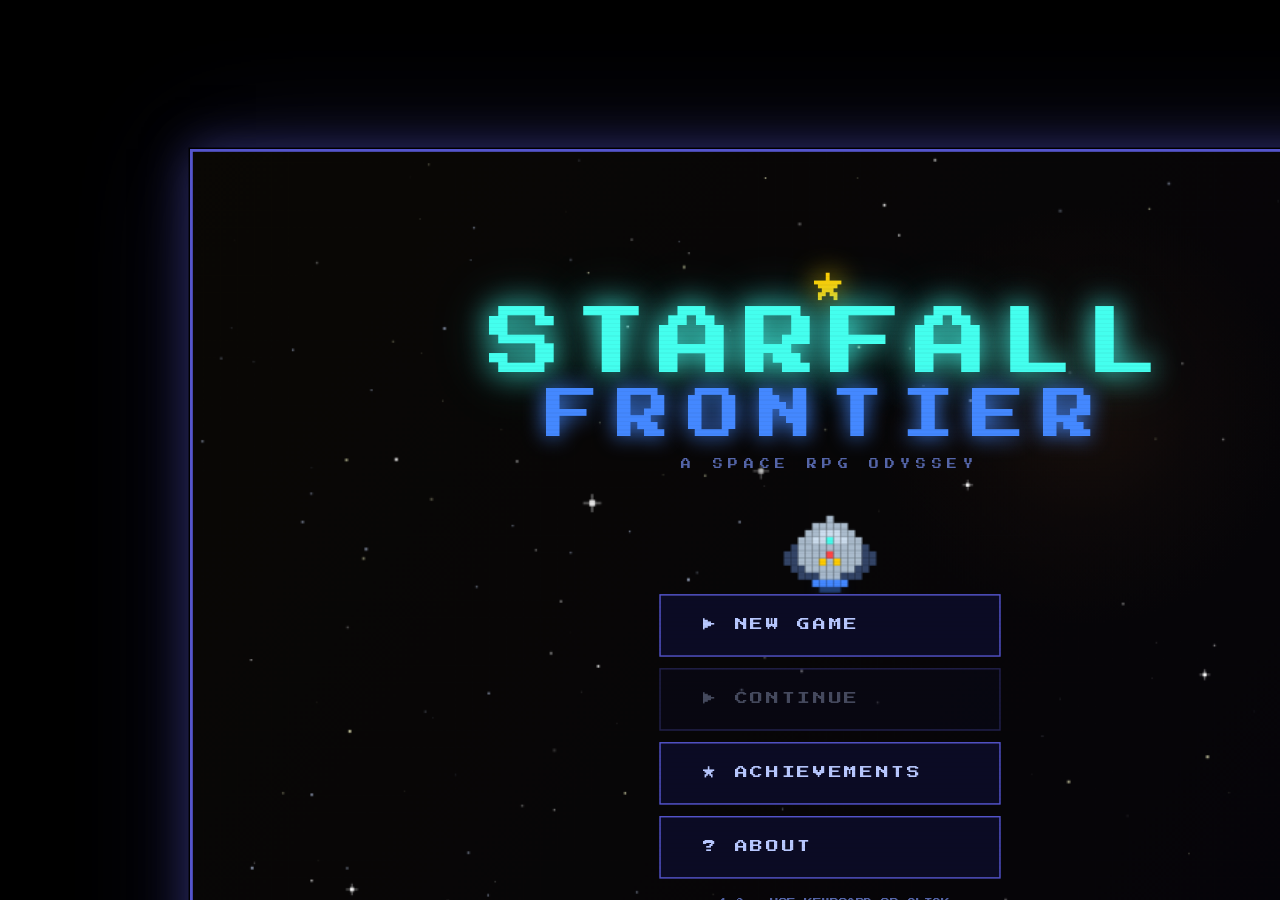
<file: index.html>
<!DOCTYPE html>
<html lang="en">
<head>
  <meta charset="UTF-8">
  <meta name="viewport" content="width=device-width, initial-scale=1.0, maximum-scale=5.0, user-scalable=yes">
  <meta name="apple-mobile-web-app-capable" content="yes">
  <meta name="apple-mobile-web-app-status-bar-style" content="black-translucent">
  <meta name="theme-color" content="#060612">
  <title>Starfall Frontier</title>
  <link rel="preconnect" href="https://fonts.googleapis.com">
  <link href="https://fonts.googleapis.com/css2?family=Press+Start+2P&display=swap" rel="stylesheet">
  <link rel="stylesheet" href="css/style.css">
</head>
<body>
<!-- Portrait-mode nudge (pure CSS, shown automatically) -->
<div id="rotate-hint">
  <div class="rotate-inner">
    <div class="rotate-icon">📱➡️</div>
    <div>Rotate your device</div>
    <div style="font-size:5px;opacity:0.5;margin-top:6px;">for the best experience</div>
  </div>
</div>

<div id="game-wrap">
<div id="game-container">
  <!-- Animated star background -->
  <canvas id="bg-canvas"></canvas>

  <!-- ============ MAIN MENU ============ -->
  <div id="screen-menu" class="screen active">
    <div class="scanlines"></div>
    <div class="menu-content">
      <div class="title-block">
        <div class="title-star">★</div>
        <div class="title-line1">STARFALL</div>
        <div class="title-line2">FRONTIER</div>
        <div class="title-sub">A SPACE RPG ODYSSEY</div>
      </div>
      <div class="menu-ship-wrap">
        <canvas id="menu-ship-canvas" width="160" height="80"></canvas>
      </div>
      <div class="menu-buttons">
        <button class="menu-btn" id="btn-new-game">▶  NEW GAME</button>
        <button class="menu-btn" id="btn-continue" disabled>▶  CONTINUE</button>
        <button class="menu-btn" id="btn-achievements">★  ACHIEVEMENTS</button>
        <button class="menu-btn" id="btn-about">?  ABOUT</button>
      </div>
      <div class="menu-version">v1.0  ·  USE KEYBOARD OR CLICK</div>
    </div>
  </div>

  <!-- ============ HUD (visible during play) ============ -->
  <div id="hud" class="hidden">
    <div id="hud-left">
      <div class="hud-name" id="hud-name">COMMANDER</div>
      <div class="hud-bars">
        <div class="bar-row">
          <span class="bar-lbl hp-lbl">HP</span>
          <div class="bar-wrap"><div class="bar-fill hp-fill" id="hud-hp-bar"></div></div>
          <span class="bar-num" id="hud-hp-num">100/100</span>
        </div>
        <div class="bar-row">
          <span class="bar-lbl en-lbl">EN</span>
          <div class="bar-wrap"><div class="bar-fill en-fill" id="hud-en-bar"></div></div>
          <span class="bar-num" id="hud-en-num">50/50</span>
        </div>
        <div class="bar-row">
          <span class="bar-lbl xp-lbl">XP</span>
          <div class="bar-wrap"><div class="bar-fill xp-fill" id="hud-xp-bar"></div></div>
          <span class="bar-num" id="hud-lv-num">LV.1</span>
        </div>
      </div>
    </div>
    <div id="hud-center">
      <div id="hud-sector"></div>
      <div id="hud-room"></div>
    </div>
    <div id="hud-right">
      <button class="hud-btn" id="btn-inv">BAG</button>
      <button class="hud-btn" id="btn-equip">GEAR</button>
      <button class="hud-btn" id="btn-chars">CHAR</button>
      <button class="hud-btn" id="btn-save">SAVE</button>
    </div>
  </div>

  <!-- ============ SECTOR MAP ============ -->
  <div id="screen-map" class="screen">
    <div class="screen-header">GALAXY MAP</div>
    <div id="map-body">
      <canvas id="map-canvas" width="540" height="400"></canvas>
      <div id="map-side">
        <div id="map-sector-title"></div>
        <div id="map-sector-desc"></div>
        <div id="map-sector-enemies"></div>
        <div id="map-sector-boss"></div>
        <button class="action-btn green-btn" id="btn-enter-sector">WARP IN</button>
      </div>
    </div>
  </div>

  <!-- ============ ROOM EXPLORATION ============ -->
  <div id="screen-explore" class="screen">
    <div id="explore-layout">
      <div id="explore-left">
        <canvas id="room-canvas" width="500" height="380"></canvas>
        <div id="room-title-bar"></div>
      </div>
      <div id="explore-right">
        <div id="room-log"></div>
        <div id="explore-actions"></div>
      </div>
    </div>
  </div>

  <!-- ============ COMBAT ============ -->
  <div id="screen-combat" class="screen">
    <div id="combat-layout">
      <!-- Arena top: enemy info -->
      <div id="enemy-hud">
        <div id="enemy-name-tag"></div>
        <div class="bar-row wide">
          <span class="bar-lbl hp-lbl">HP</span>
          <div class="bar-wrap wide-bar"><div class="bar-fill hp-fill" id="enemy-hp-bar"></div></div>
          <span class="bar-num" id="enemy-hp-num">???</span>
        </div>
        <div id="enemy-status-icons"></div>
      </div>

      <!-- Main battle canvas -->
      <canvas id="battle-canvas" width="620" height="260"></canvas>

      <!-- Player status effects -->
      <div id="player-status-icons"></div>

      <!-- Combat log -->
      <div id="combat-log">
        <div id="combat-log-inner"></div>
      </div>

      <!-- Action buttons -->
      <div id="combat-actions" class="action-grid">
        <button class="combat-btn atk-btn"  id="cb-attack">⚡ ATTACK</button>
        <button class="combat-btn hvyatk-btn" id="cb-heavy">💥 HEAVY ATK</button>
        <button class="combat-btn def-btn"  id="cb-defend">🛡 DEFEND</button>
        <button class="combat-btn itm-btn"  id="cb-item">🎒 USE ITEM</button>
        <button class="combat-btn abl-btn"  id="cb-ability">✦ ABILITY</button>
        <button class="combat-btn esc-btn"  id="cb-escape">↩ ESCAPE</button>
      </div>
    </div>
  </div>

  <!-- ============ INVENTORY ============ -->
  <div id="screen-inventory" class="screen">
    <div class="screen-header">INVENTORY <span id="inv-count"></span></div>
    <div id="inv-layout">
      <div id="inv-grid"></div>
      <div id="inv-detail">
        <div id="inv-detail-inner">Select an item...</div>
        <div id="inv-action-btns"></div>
      </div>
    </div>
    <button class="action-btn" id="btn-inv-close">CLOSE</button>
  </div>

  <!-- ============ EQUIPMENT ============ -->
  <div id="screen-equipment" class="screen">
    <div class="screen-header">EQUIPMENT</div>
    <div id="equip-layout">
      <div id="equip-slots"></div>
      <div id="equip-stats"></div>
    </div>
    <button class="action-btn" id="btn-equip-close">CLOSE</button>
  </div>

  <!-- ============ CHARACTER PANEL ============ -->
  <div id="screen-charsheet" class="screen">
    <div class="screen-header">COMMANDER STATUS</div>
    <div id="char-layout">
      <canvas id="char-canvas" width="120" height="160"></canvas>
      <div id="char-stats"></div>
      <div id="char-abilities"></div>
    </div>
    <button class="action-btn" id="btn-char-close">CLOSE</button>
  </div>

  <!-- ============ LEVEL UP ============ -->
  <div id="screen-levelup" class="screen">
    <div class="screen-header gold-hdr">⭐ LEVEL UP! ⭐</div>
    <div id="levelup-body">
      <div id="levelup-new-level"></div>
      <div id="levelup-gains"></div>
      <div id="levelup-ability"></div>
    </div>
    <button class="action-btn green-btn" id="btn-levelup-ok">CONTINUE</button>
  </div>

  <!-- ============ LOOT SCREEN ============ -->
  <div id="screen-loot" class="screen">
    <div class="screen-header gold-hdr">★ LOOT ACQUIRED ★</div>
    <div id="loot-body">
      <div id="loot-xp"></div>
      <div id="loot-credits"></div>
      <div id="loot-items"></div>
    </div>
    <button class="action-btn green-btn" id="btn-loot-ok">COLLECT</button>
  </div>

  <!-- ============ SECTOR COMPLETE ============ -->
  <div id="screen-sector-win" class="screen">
    <div class="screen-header gold-hdr victory-flash">SECTOR CLEARED!</div>
    <div id="swin-body">
      <div id="swin-msg"></div>
      <div id="swin-stats"></div>
    </div>
    <button class="action-btn green-btn" id="btn-next-sector">NEXT SECTOR ▶</button>
    <button class="action-btn" id="btn-swin-map">GALAXY MAP</button>
  </div>

  <!-- ============ GAME COMPLETE ============ -->
  <div id="screen-game-complete" class="screen">
    <div class="screen-header gold-hdr victory-flash">★ GAME COMPLETE! ★</div>
    <div id="gcomplete-body">
      <div id="gcomplete-msg"></div>
    </div>
    <button class="action-btn green-btn" id="btn-gcomplete-menu">MAIN MENU</button>
  </div>

  <!-- ============ GAME OVER ============ -->
  <div id="screen-gameover" class="screen">
    <div class="screen-header red-hdr defeat-flash">DEFEATED</div>
    <div id="gameover-body">
      <div id="gameover-msg">Your signal has gone dark...</div>
      <div id="gameover-stats"></div>
    </div>
    <button class="action-btn red-btn" id="btn-retry">RETRY SECTOR</button>
    <button class="action-btn" id="btn-go-menu">MAIN MENU</button>
  </div>

  <!-- ============ ACHIEVEMENTS ============ -->
  <div id="screen-achievements" class="screen">
    <div class="screen-header">ACHIEVEMENTS</div>
    <div id="ach-grid"></div>
    <button class="action-btn" id="btn-ach-close">CLOSE</button>
  </div>

  <!-- ============ ABOUT ============ -->
  <div id="screen-about" class="screen">
    <div class="screen-header">ABOUT</div>
    <div id="about-body">
      <p>STARFALL FRONTIER</p>
      <p>A complete browser-based pixel-art<br>Space RPG built with pure HTML5,<br>CSS3, and JavaScript.</p>
      <p>CONTROLS</p>
      <p>Mouse / Touch — click all UI elements<br>Keyboard — 1-6 for combat actions<br>S — save  I — inventory  E — equipment</p>
      <p>FEATURES</p>
      <p>5 unique sectors · 22 enemy types<br>5 sector bosses · 30+ items<br>6 special abilities · Achievement system<br>Auto-save to browser storage</p>
    </div>
    <button class="action-btn" id="btn-about-close">BACK</button>
  </div>

  <!-- ============ MODAL ============ -->
  <div id="modal-overlay" class="hidden">
    <div id="modal-box">
      <div id="modal-title"></div>
      <div id="modal-body"></div>
      <div id="modal-btns"></div>
    </div>
  </div>

  <!-- Floating damage numbers (canvas overlay) -->
  <div id="dmg-layer"></div>

  <!-- Toast notifications -->
  <div id="toast-area"></div>
</div><!-- #game-container -->
</div><!-- #game-wrap -->

<script src="js/config.js"></script>
<script src="js/audio.js"></script>
<script src="js/sprites.js"></script>
<script src="js/items.js"></script>
<script src="js/player.js"></script>
<script src="js/enemy.js"></script>
<script src="js/combat.js"></script>
<script src="js/dungeon.js"></script>
<script src="js/save.js"></script>
<script src="js/ui.js"></script>
<script src="js/game.js"></script>
</body>
</html>
</file>
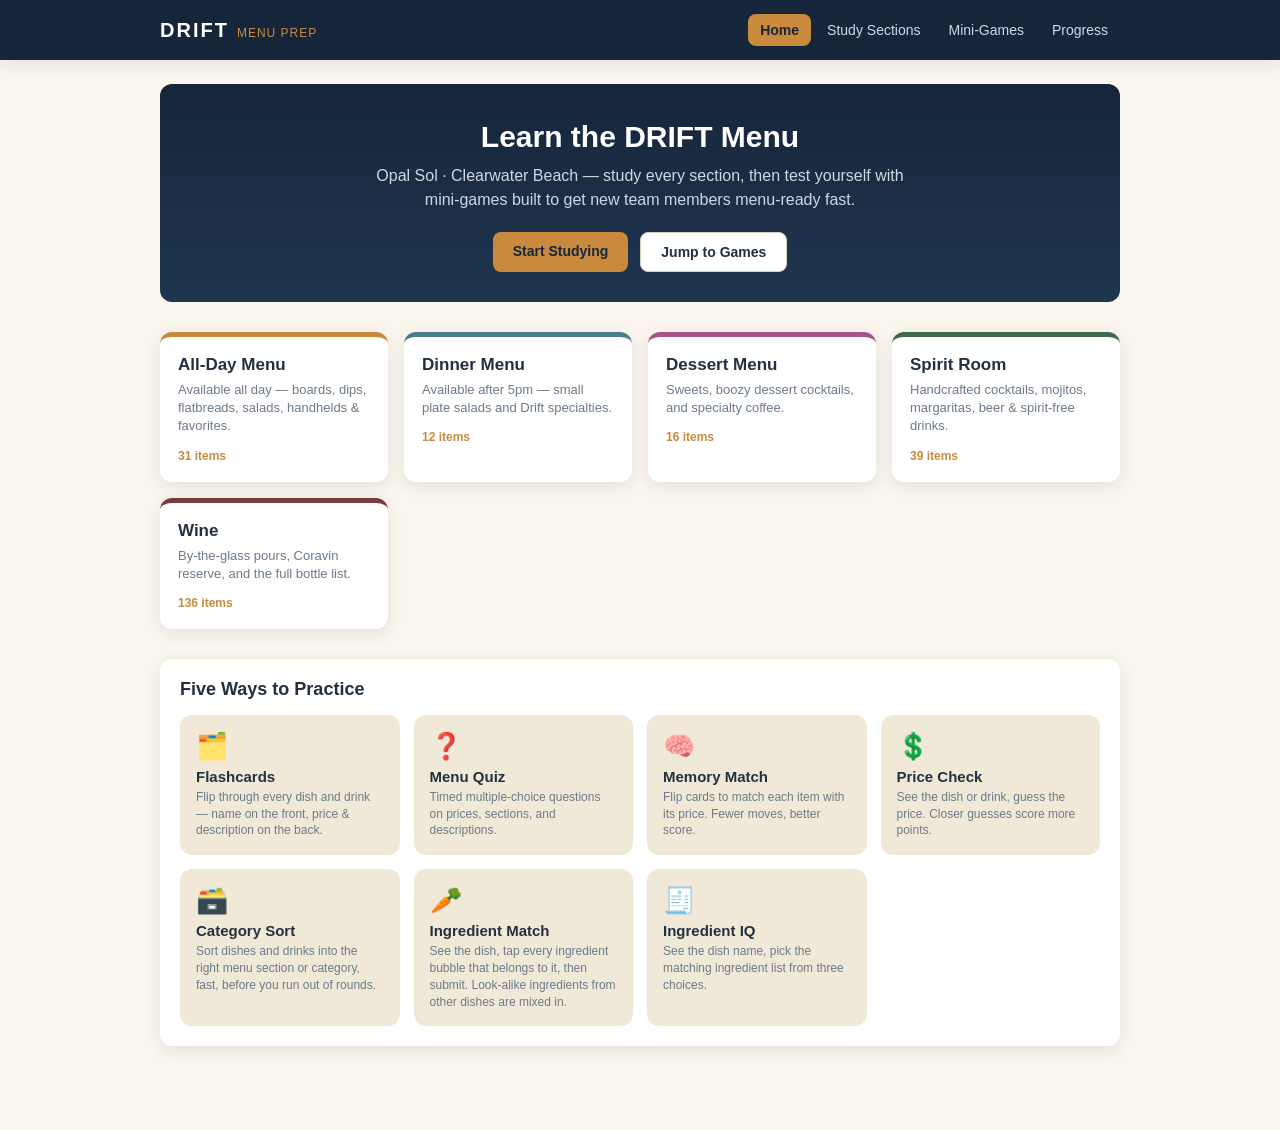
<file: menu-prep/index.html>
<!DOCTYPE html>
<html lang="en">
<head>
  <meta charset="UTF-8">
  <meta name="viewport" content="width=device-width, initial-scale=1.0, maximum-scale=5.0, user-scalable=yes">
  <meta name="apple-mobile-web-app-capable" content="yes">
  <meta name="theme-color" content="#16263a">
  <title>DRIFT Menu Prep</title>
  <meta name="description" content="Study and drill the DRIFT restaurant menu with flashcards and mini-games.">
  <link rel="icon" href="data:image/svg+xml,%3Csvg xmlns='http://www.w3.org/2000/svg' viewBox='0 0 100 100'%3E%3Crect width='100' height='100' rx='18' fill='%2316263a'/%3E%3Ctext x='50' y='65' font-size='58' text-anchor='middle' fill='%23c98a3d' font-family='sans-serif'%3ED%3C/text%3E%3C/svg%3E">
  <link rel="stylesheet" href="css/style.css">
</head>
<body>
  <div id="app-root"></div>

  <script src="js/data.js"></script>
  <script src="js/state.js"></script>
  <script src="js/utils.js"></script>
  <script src="js/main.js"></script>
  <script src="js/games/flashcards.js"></script>
  <script src="js/games/quiz.js"></script>
  <script src="js/games/memory.js"></script>
  <script src="js/games/priceguess.js"></script>
  <script src="js/games/sort.js"></script>
  <script src="js/games/ingmatch.js"></script>
  <script src="js/games/ingredientquiz.js"></script>
  <script>render();</script>
</body>
</html>
</file>
<file: css/style.css>
/* =====================================================
   STARFALL FRONTIER - Main Stylesheet
   ===================================================== */
@import url('https://fonts.googleapis.com/css2?family=Press+Start+2P&display=swap');

:root {
  --bg:        #060612;
  --panel:     #0b0b24;
  --panel2:    #10103a;
  --border:    #2a2a80;
  --border-hi: #5555cc;
  --text:      #b8c8ff;
  --text-dim:  #5566aa;
  --text-hi:   #ffffff;
  --cyan:      #44ffee;
  --blue:      #4488ff;
  --purple:    #bb44ff;
  --gold:      #ffcc00;
  --green:     #44ff88;
  --red:       #ff4444;
  --orange:    #ff8800;
  --hp-clr:    #44ff88;
  --hp-low:    #ff4444;
  --en-clr:    #4488ff;
  --xp-clr:    #ffcc00;
  --font:      'Press Start 2P', monospace;
  --glow-b:    0 0 12px rgba(68,136,255,0.6);
  --glow-g:    0 0 12px rgba(68,255,136,0.6);
  --glow-r:    0 0 12px rgba(255,68,68,0.6);
  --glow-p:    0 0 12px rgba(187,68,255,0.6);
}

/* ---- Reset & Base ---- */
*, *::before, *::after { box-sizing: border-box; margin: 0; padding: 0; }
html, body {
  width: 100%; height: 100%;
  background: #000;
  font-family: var(--font);
  color: var(--text);
  overflow: hidden;
  user-select: none;
  touch-action: manipulation;
  -webkit-tap-highlight-color: transparent;
  /* flex centering is handled by #game-wrap */
}

/* ---- Game Container ---- */
#game-container {
  position: relative;
  width: 900px; height: 620px;
  background: var(--bg);
  border: 2px solid var(--border-hi);
  box-shadow:
    0 0 0 1px #000,
    0 0 30px rgba(85,85,204,0.5),
    0 0 80px rgba(85,85,204,0.2),
    inset 0 0 50px rgba(0,0,20,0.8);
  overflow: hidden;
}

/* ---- Star Background Canvas ---- */
#bg-canvas {
  position: absolute; top: 0; left: 0;
  width: 100%; height: 100%;
  pointer-events: none; z-index: 0;
}

/* ---- Scanlines overlay ---- */
.scanlines {
  position: absolute; top: 0; left: 0; right: 0; bottom: 0;
  background: repeating-linear-gradient(
    0deg,
    rgba(0,0,0,0.03) 0px,
    rgba(0,0,0,0.03) 1px,
    transparent 1px,
    transparent 3px
  );
  pointer-events: none; z-index: 1000;
}

/* ---- Screens ---- */
.screen {
  position: absolute; top: 0; left: 0;
  width: 100%; height: 100%;
  display: none; z-index: 10;
}
.screen.active { display: flex; flex-direction: column; align-items: center; justify-content: center; }

.screen-header {
  font-size: 11px; letter-spacing: 3px;
  color: var(--cyan); text-shadow: var(--glow-b);
  border-bottom: 1px solid var(--border-hi);
  width: 100%; text-align: center;
  padding: 10px 0 8px;
  margin-bottom: 10px;
}
.gold-hdr  { color: var(--gold);  text-shadow: 0 0 12px rgba(255,204,0,0.7); }
.red-hdr   { color: var(--red);   text-shadow: var(--glow-r); }

/* =====================================================
   MAIN MENU
   ===================================================== */
#screen-menu {
  background: transparent;
  flex-direction: column;
  gap: 0;
}
.menu-content {
  display: flex; flex-direction: column;
  align-items: center; gap: 14px;
  z-index: 10;
}
.title-block { text-align: center; }
.title-star {
  font-size: 22px; color: var(--gold);
  text-shadow: 0 0 20px var(--gold);
  animation: pulse 2s ease-in-out infinite;
}
.title-line1 {
  font-size: 52px; color: var(--cyan);
  text-shadow: 0 0 20px var(--cyan), 0 0 40px rgba(68,255,238,0.4);
  letter-spacing: 8px;
  line-height: 1.1;
}
.title-line2 {
  font-size: 38px; color: var(--blue);
  text-shadow: 0 0 15px var(--blue);
  letter-spacing: 12px;
  line-height: 1.2;
}
.title-sub {
  font-size: 7px; color: var(--text-dim);
  letter-spacing: 4px; margin-top: 6px;
}
.menu-ship-wrap { height: 60px; }
.menu-buttons {
  display: flex; flex-direction: column; gap: 8px;
  align-items: center;
}
.menu-btn {
  background: var(--panel); border: 1px solid var(--border-hi);
  color: var(--text); font-family: var(--font); font-size: 9px;
  padding: 10px 30px; cursor: pointer;
  width: 240px; text-align: left; letter-spacing: 2px;
  transition: all 0.15s;
  position: relative; overflow: hidden;
}
.menu-btn::before {
  content: ''; position: absolute; top: 0; left: -100%;
  width: 100%; height: 100%;
  background: linear-gradient(90deg, transparent, rgba(68,136,255,0.15), transparent);
  transition: left 0.3s;
}
.menu-btn:hover::before { left: 100%; }
.menu-btn:hover {
  background: var(--panel2);
  border-color: var(--cyan);
  color: var(--cyan); box-shadow: var(--glow-b);
}
.menu-btn:active { transform: scale(0.97); }
.menu-btn:disabled { opacity: 0.35; cursor: not-allowed; }
.menu-version { font-size: 6px; color: var(--text-dim); }

/* =====================================================
   HUD
   ===================================================== */
#hud {
  position: absolute; top: 0; left: 0;
  width: 100%; height: 52px;
  background: rgba(6,6,18,0.95);
  border-bottom: 1px solid var(--border);
  display: flex; align-items: center;
  padding: 4px 10px; gap: 10px; z-index: 50;
}
#hud.hidden { display: none; }
#hud-left { display: flex; flex-direction: column; gap: 3px; min-width: 280px; }
.hud-name { font-size: 7px; color: var(--cyan); letter-spacing: 1px; margin-bottom: 2px; }
.hud-bars { display: flex; flex-direction: column; gap: 3px; }
.bar-row { display: flex; align-items: center; gap: 4px; height: 10px; }
.bar-row.wide { height: 12px; }
.bar-lbl { font-size: 5px; width: 14px; }
.hp-lbl { color: var(--hp-clr); }
.en-lbl { color: var(--en-clr); }
.xp-lbl { color: var(--xp-clr); }
.bar-wrap {
  height: 8px; flex: 1; max-width: 140px;
  background: #111130;
  border: 1px solid var(--border);
  position: relative; overflow: hidden;
}
.bar-wrap.wide-bar { max-width: 260px; height: 10px; }
.bar-fill {
  height: 100%; width: 100%;
  transition: width 0.4s ease;
  position: relative;
}
.bar-fill::after {
  content: ''; position: absolute; top: 0; left: 0;
  width: 100%; height: 50%;
  background: rgba(255,255,255,0.15);
}
.hp-fill  { background: var(--hp-clr); box-shadow: 0 0 6px rgba(68,255,136,0.5); }
.en-fill  { background: var(--en-clr); box-shadow: 0 0 6px rgba(68,136,255,0.5); }
.xp-fill  { background: var(--xp-clr); box-shadow: 0 0 6px rgba(255,204,0,0.5); }
.bar-num  { font-size: 5px; color: var(--text); min-width: 55px; }

#hud-center {
  flex: 1; text-align: center; font-size: 6px;
  color: var(--text-dim); line-height: 1.8;
}
#hud-sector { color: var(--cyan); font-size: 7px; }

#hud-right { display: flex; gap: 6px; align-items: center; }
.hud-btn {
  font-family: var(--font); font-size: 6px;
  background: var(--panel); border: 1px solid var(--border);
  color: var(--text-dim); padding: 5px 8px; cursor: pointer;
  transition: all 0.12s;
}
.hud-btn:hover {
  border-color: var(--cyan); color: var(--cyan);
  box-shadow: var(--glow-b);
}

/* =====================================================
   SECTOR MAP
   ===================================================== */
#screen-map {
  flex-direction: column;
  padding-top: 52px;
}
#map-body {
  display: flex; gap: 12px;
  flex: 1; padding: 10px 14px;
  align-items: flex-start;
}
#map-canvas {
  border: 1px solid var(--border);
  background: rgba(0,0,10,0.8);
  flex-shrink: 0;
}
#map-side {
  display: flex; flex-direction: column; gap: 10px;
  width: 320px; padding: 10px;
  background: var(--panel);
  border: 1px solid var(--border);
  font-size: 7px; line-height: 1.8;
}
#map-sector-title  { font-size: 9px; color: var(--cyan); margin-bottom: 4px; }
#map-sector-desc   { color: var(--text-dim); }
#map-sector-enemies{ color: var(--text); }
#map-sector-boss   { color: var(--orange); }

/* =====================================================
   EXPLORATION
   ===================================================== */
#screen-explore { flex-direction: column; padding-top: 52px; }
#explore-layout {
  display: flex; flex: 1; gap: 0;
  padding: 10px 14px; gap: 10px;
  align-items: flex-start;
}
#explore-left { flex-shrink: 0; }
#room-canvas { border: 1px solid var(--border); display: block; }
#room-title-bar {
  font-size: 7px; color: var(--cyan);
  background: var(--panel); border: 1px solid var(--border);
  border-top: none; padding: 5px 8px;
  letter-spacing: 2px;
}
#explore-right {
  flex: 1; display: flex; flex-direction: column; gap: 8px;
  min-height: 380px;
}
#room-log {
  flex: 1; background: var(--panel);
  border: 1px solid var(--border);
  padding: 8px; overflow-y: auto;
  font-size: 7px; line-height: 1.9;
  color: var(--text-dim);
  max-height: 280px;
}
#explore-actions {
  display: flex; flex-direction: column; gap: 6px;
}

/* =====================================================
   COMBAT
   ===================================================== */
#screen-combat { flex-direction: column; padding-top: 52px; }
#combat-layout {
  display: flex; flex-direction: column;
  flex: 1; padding: 6px 10px; gap: 5px;
}

#enemy-hud {
  display: flex; align-items: center; gap: 10px;
  background: rgba(10,5,30,0.9);
  border: 1px solid var(--border);
  padding: 5px 10px;
}
#enemy-name-tag { font-size: 8px; color: var(--red); min-width: 200px; }
#enemy-status-icons { display: flex; gap: 4px; flex-wrap: wrap; }
#player-status-icons {
  display: flex; gap: 4px; padding: 2px 10px;
  min-height: 20px;
}
.status-icon {
  font-size: 6px; padding: 2px 5px;
  border: 1px solid; border-radius: 2px;
}
.status-defend { color: var(--blue); border-color: var(--blue); }
.status-stun   { color: var(--orange); border-color: var(--orange); }
.status-burn   { color: #ff6600; border-color: #ff6600; }

#battle-canvas {
  display: block;
  width: 100%;
  height: 260px;
  border: 1px solid var(--border);
  background: transparent;
  image-rendering: pixelated;
  flex-shrink: 0;
}

#combat-log {
  height: 80px; background: var(--panel);
  border: 1px solid var(--border);
  overflow-y: auto; padding: 5px 8px;
}
#combat-log-inner { font-size: 6px; line-height: 2; color: var(--text-dim); }

.action-grid {
  display: grid;
  grid-template-columns: repeat(6, 1fr);
  gap: 4px;
}

.combat-btn {
  font-family: var(--font); font-size: 6px;
  padding: 9px 4px; cursor: pointer;
  border: 1px solid var(--border);
  background: var(--panel); color: var(--text);
  transition: all 0.12s; letter-spacing: 0.5px;
  text-align: center;
}
.combat-btn:hover { border-color: var(--cyan); color: var(--cyan); box-shadow: var(--glow-b); }
.combat-btn:disabled { opacity: 0.3; cursor: not-allowed; }
.combat-btn:active:not(:disabled) { transform: scale(0.95); }
.atk-btn:hover   { color: var(--hp-clr); border-color: var(--hp-clr); box-shadow: var(--glow-g); }
.hvyatk-btn:hover{ color: var(--orange); border-color: var(--orange); box-shadow: 0 0 10px rgba(255,136,0,0.5); }
.def-btn:hover   { color: var(--blue);  border-color: var(--blue); box-shadow: var(--glow-b); }
.abl-btn:hover   { color: var(--purple);border-color: var(--purple); box-shadow: var(--glow-p); }
.esc-btn:hover   { color: var(--text-dim); }
.esc-btn         { color: var(--text-dim); }

/* =====================================================
   INVENTORY
   ===================================================== */
#screen-inventory {
  flex-direction: column;
  padding-top: 52px;
  padding: 52px 10px 10px;
}
#inv-layout {
  display: flex; gap: 10px; flex: 1;
  align-items: flex-start;
}
#inv-grid {
  display: grid;
  grid-template-columns: repeat(6, 56px);
  gap: 4px; padding: 8px;
  background: var(--panel);
  border: 1px solid var(--border);
  align-content: start;
  min-height: 300px;
}
.inv-slot {
  width: 56px; height: 56px;
  background: var(--panel2);
  border: 1px solid var(--border);
  cursor: pointer; position: relative;
  display: flex; flex-direction: column;
  align-items: center; justify-content: center;
  font-size: 5px; text-align: center;
  overflow: hidden; transition: all 0.12s;
}
.inv-slot:hover { border-color: var(--cyan); }
.inv-slot .slot-icon { font-size: 18px; }
.inv-slot .slot-name { font-size: 5px; color: var(--text-dim); margin-top: 2px; }
.inv-slot .slot-qty  { position: absolute; bottom: 2px; right: 4px; font-size: 5px; color: var(--gold); }
.inv-slot.selected   { border-color: var(--cyan); background: #11113a; }

/* Rarity borders */
.rarity-common    { border-color: #777; }
.rarity-uncommon  { border-color: #44ff88; }
.rarity-rare      { border-color: #4488ff; }
.rarity-epic      { border-color: #bb44ff; }
.rarity-legendary { border-color: #ffcc00; box-shadow: 0 0 8px rgba(255,204,0,0.5); }

.rarity-tag { font-size: 5px; padding: 1px 4px; border-radius: 2px; }
.rarity-tag.rarity-common    { color: #aaa; }
.rarity-tag.rarity-uncommon  { color: #44ff88; }
.rarity-tag.rarity-rare      { color: #4488ff; }
.rarity-tag.rarity-epic      { color: #bb44ff; }
.rarity-tag.rarity-legendary { color: #ffcc00; }

#inv-detail {
  flex: 1; background: var(--panel);
  border: 1px solid var(--border);
  padding: 12px; font-size: 7px;
  line-height: 2; min-height: 300px;
  display: flex; flex-direction: column;
}
#inv-detail-inner { flex: 1; }
#inv-action-btns { display: flex; gap: 6px; flex-wrap: wrap; margin-top: 8px; }

/* =====================================================
   EQUIPMENT
   ===================================================== */
#screen-equipment {
  flex-direction: column;
  padding: 52px 14px 10px;
}
#equip-layout { display: flex; gap: 12px; flex: 1; align-items: flex-start; }
#equip-slots {
  display: flex; flex-direction: column; gap: 8px;
  width: 320px; padding: 10px;
  background: var(--panel); border: 1px solid var(--border);
}
.equip-slot-row {
  display: flex; align-items: center; gap: 8px;
  padding: 6px; border: 1px solid var(--border);
  cursor: pointer; transition: all 0.12s;
}
.equip-slot-row:hover { border-color: var(--cyan); }
.equip-slot-label { font-size: 6px; color: var(--text-dim); min-width: 70px; }
.equip-slot-item  { font-size: 7px; color: var(--text); flex: 1; }
.equip-slot-empty { font-size: 6px; color: var(--text-dim); opacity: 0.5; }

#equip-stats {
  flex: 1; padding: 10px;
  background: var(--panel); border: 1px solid var(--border);
  font-size: 7px; line-height: 2.2;
}

/* =====================================================
   CHARACTER SHEET
   ===================================================== */
#screen-charsheet {
  flex-direction: column;
  padding: 52px 14px 10px;
}
#char-layout { display: flex; gap: 14px; flex: 1; padding: 8px 0; }
#char-canvas { border: 1px solid var(--border); image-rendering: pixelated; }
#char-stats  { flex: 1; font-size: 7px; line-height: 2.3; }
#char-abilities { flex: 1; font-size: 6px; }

/* =====================================================
   LEVEL UP
   ===================================================== */
#screen-levelup {
  flex-direction: column; gap: 16px;
  padding: 60px 20px 20px;
}
#levelup-body { text-align: center; }
#levelup-new-level {
  font-size: 28px; color: var(--gold);
  text-shadow: 0 0 20px var(--gold);
  margin-bottom: 16px;
  animation: pulse 1s ease-in-out infinite;
}
#levelup-gains {
  font-size: 7px; line-height: 2.2;
  color: var(--text);
}
#levelup-ability {
  margin-top: 12px; font-size: 7px;
  color: var(--purple); text-shadow: var(--glow-p);
}

/* =====================================================
   LOOT SCREEN
   ===================================================== */
#screen-loot { flex-direction: column; gap: 10px; padding: 60px 20px 20px; }
#loot-body { display: flex; flex-direction: column; gap: 10px; align-items: center; }
#loot-xp      { font-size: 10px; color: var(--xp-clr); }
#loot-credits { font-size: 9px; color: var(--gold); }
#loot-items   { display: flex; gap: 8px; flex-wrap: wrap; justify-content: center; }
.loot-item-card {
  padding: 8px 12px; border: 1px solid;
  font-size: 6px; text-align: center;
  animation: pop-in 0.3s ease;
}

/* =====================================================
   SECTOR COMPLETE / GAME OVER / GAME COMPLETE
   ===================================================== */
#screen-sector-win, #screen-gameover, #screen-game-complete {
  flex-direction: column; gap: 14px; align-items: center;
  padding: 60px 20px 20px;
}
#swin-msg, #gameover-msg, #gcomplete-msg {
  font-size: 7px; color: var(--text);
  text-align: center; line-height: 2.2;
  max-width: 600px;
}
#swin-stats, #gameover-stats {
  font-size: 6px; color: var(--text-dim);
  text-align: center; line-height: 2;
}
.victory-flash { animation: victory-glow 1.5s ease-in-out infinite; }
.defeat-flash  { animation: defeat-glow 1.5s ease-in-out infinite; }

/* =====================================================
   ACHIEVEMENTS
   ===================================================== */
#screen-achievements { flex-direction: column; padding: 52px 14px 10px; }
#ach-grid {
  display: grid; grid-template-columns: repeat(3, 1fr);
  gap: 8px; flex: 1; overflow-y: auto; padding: 8px;
}
.ach-card {
  background: var(--panel); border: 1px solid var(--border);
  padding: 8px; font-size: 6px; line-height: 1.8;
  text-align: center;
}
.ach-card.unlocked { border-color: var(--gold); }
.ach-card .ach-icon { font-size: 18px; margin-bottom: 4px; }
.ach-card .ach-name { color: var(--cyan); }
.ach-card .ach-desc { color: var(--text-dim); }
.ach-card.locked    { opacity: 0.4; }

/* =====================================================
   ABOUT
   ===================================================== */
#screen-about { flex-direction: column; padding: 52px 60px 20px; }
#about-body {
  flex: 1; display: flex; flex-direction: column; gap: 14px;
  font-size: 7px; line-height: 2; overflow-y: auto;
}
#about-body p:nth-child(odd) { color: var(--cyan); font-size: 8px; }

/* =====================================================
   BUTTONS (shared)
   ===================================================== */
.action-btn {
  font-family: var(--font); font-size: 8px;
  background: var(--panel); border: 1px solid var(--border-hi);
  color: var(--text); padding: 10px 20px; cursor: pointer;
  letter-spacing: 1px; transition: all 0.12s; min-width: 160px;
}
.action-btn:hover {
  border-color: var(--cyan); color: var(--cyan);
  box-shadow: var(--glow-b);
}
.action-btn:active { transform: scale(0.97); }
.green-btn { border-color: var(--green); color: var(--green); }
.green-btn:hover { box-shadow: var(--glow-g); color: var(--text-hi); }
.red-btn   { border-color: var(--red);   color: var(--red); }
.red-btn:hover   { box-shadow: var(--glow-r); }

/* =====================================================
   MODAL
   ===================================================== */
#modal-overlay {
  position: absolute; top: 0; left: 0;
  width: 100%; height: 100%;
  background: rgba(0,0,10,0.85);
  z-index: 200; display: flex;
  align-items: center; justify-content: center;
}
#modal-overlay.hidden { display: none; }
#modal-box {
  background: var(--panel);
  border: 2px solid var(--border-hi);
  box-shadow: var(--glow-b);
  padding: 20px; min-width: 300px; max-width: 500px;
  display: flex; flex-direction: column; gap: 12px;
}
#modal-title { font-size: 9px; color: var(--cyan); text-align: center; }
#modal-body  { font-size: 7px; line-height: 2; color: var(--text); }
#modal-btns  { display: flex; gap: 8px; justify-content: center; flex-wrap: wrap; }

/* =====================================================
   DAMAGE NUMBERS
   ===================================================== */
#dmg-layer {
  position: absolute; top: 0; left: 0;
  width: 100%; height: 100%;
  pointer-events: none; z-index: 100;
  overflow: hidden;
}
.dmg-num {
  position: absolute;
  font-family: var(--font); font-size: 12px; font-weight: bold;
  text-shadow: 0 2px 4px rgba(0,0,0,0.8);
  animation: float-up 0.9s ease-out forwards;
  pointer-events: none; white-space: nowrap;
}
.dmg-num.player-dmg { color: var(--orange); }
.dmg-num.enemy-dmg  { color: var(--red); }
.dmg-num.heal-dmg   { color: var(--green); }
.dmg-num.crit-dmg   { color: var(--gold); font-size: 16px; }
.dmg-num.miss-dmg   { color: var(--text-dim); font-size: 10px; }

/* =====================================================
   TOAST NOTIFICATIONS
   ===================================================== */
#toast-area {
  position: absolute; bottom: 10px; right: 10px;
  display: flex; flex-direction: column-reverse; gap: 5px;
  pointer-events: none; z-index: 150;
}
.toast {
  font-family: var(--font); font-size: 6px;
  padding: 6px 10px;
  background: var(--panel); border: 1px solid var(--border-hi);
  color: var(--cyan); animation: toast-in 0.3s ease;
  max-width: 240px;
}

/* =====================================================
   ANIMATIONS
   ===================================================== */
@keyframes pulse {
  0%, 100% { opacity: 1; }
  50%       { opacity: 0.6; }
}
@keyframes float-up {
  0%   { transform: translateY(0)   scale(1);    opacity: 1; }
  50%  { transform: translateY(-30px) scale(1.1); opacity: 1; }
  100% { transform: translateY(-60px) scale(0.9); opacity: 0; }
}
@keyframes pop-in {
  0%   { transform: scale(0.5); opacity: 0; }
  80%  { transform: scale(1.1); }
  100% { transform: scale(1);   opacity: 1; }
}
@keyframes toast-in {
  from { transform: translateX(20px); opacity: 0; }
  to   { transform: translateX(0);    opacity: 1; }
}
@keyframes victory-glow {
  0%, 100% { text-shadow: 0 0 12px rgba(255,204,0,0.7); }
  50%       { text-shadow: 0 0 30px rgba(255,204,0,1), 0 0 60px rgba(255,204,0,0.5); }
}
@keyframes defeat-glow {
  0%, 100% { text-shadow: 0 0 12px rgba(255,68,68,0.7); }
  50%       { text-shadow: 0 0 30px rgba(255,68,68,1), 0 0 60px rgba(255,68,68,0.5); }
}
@keyframes screen-flash {
  0%   { background: rgba(255,255,255,0.25); }
  100% { background: transparent; }
}
@keyframes shake {
  0%, 100% { transform: translateX(0); }
  20%       { transform: translateX(-6px); }
  40%       { transform: translateX(6px); }
  60%       { transform: translateX(-4px); }
  80%       { transform: translateX(4px); }
}
@keyframes slide-in-left {
  from { transform: translateX(-20px); opacity: 0; }
  to   { transform: translateX(0);     opacity: 1; }
}
@keyframes slide-in-right {
  from { transform: translateX(20px); opacity: 0; }
  to   { transform: translateX(0);    opacity: 1; }
}

/* ---- flash overlay for hit effects ---- */
.hit-flash {
  position: absolute; top: 0; left: 0;
  width: 100%; height: 100%;
  pointer-events: none; z-index: 90;
  animation: screen-flash 0.15s ease-out forwards;
}

/* =====================================================
   SCROLLBARS
   ===================================================== */
::-webkit-scrollbar { width: 6px; }
::-webkit-scrollbar-track { background: var(--panel); }
::-webkit-scrollbar-thumb { background: var(--border-hi); }
::-webkit-scrollbar-thumb:hover { background: var(--cyan); }

/* =====================================================
   SCALING WRAPPER  (JS sets transform: scale on #game-container)
   ===================================================== */

#game-wrap {
  width: 100vw; height: 100vh;
  display: flex; align-items: center; justify-content: center;
  background: #000;
  overflow: hidden;
}

/* The container stays at its design size; JS applies the scale */
#game-container {
  transform-origin: top left;
  /* left/top set by JS to centre after scaling */
  position: relative !important;
}

/* =====================================================
   ROTATE HINT  – shown in portrait via media query
   ===================================================== */
#rotate-hint {
  display: none;   /* hidden by default (landscape / desktop) */
  position: fixed; inset: 0; z-index: 9999;
  background: #060612;
  align-items: center; justify-content: center;
  flex-direction: column;
  font-family: 'Press Start 2P', monospace;
  font-size: 8px; color: #44ffee; text-align: center;
  gap: 14px;
}
.rotate-icon { font-size: 36px; }

/* Show the hint when viewport is taller than wide (portrait) AND small */
@media (orientation: portrait) and (max-width: 768px) {
  #rotate-hint { display: flex; }
  #game-wrap   { display: none; }
}

/* =====================================================
   TOUCH & BUTTON IMPROVEMENTS
   ===================================================== */
button, .menu-btn, .action-btn, .combat-btn, .hud-btn {
  /* minimum touch target size */
  min-height: 44px;
  cursor: pointer;
  touch-action: manipulation;
  -webkit-tap-highlight-color: transparent;
}

/* Slightly bigger combat buttons on mid-size screens */
@media (max-width: 860px) and (orientation: landscape) {
  .combat-btn { font-size: 5px; padding: 7px 2px; }
  .hud-btn    { font-size: 5px; padding: 4px 6px; }
  .bar-wrap   { max-width: 110px; }
}

/* =====================================================
   DESKTOP / LARGE TABLET  (no scaling needed, just centre)
   ===================================================== */
@media (min-width: 920px) and (min-height: 640px) {
  /* Container displays at natural 900×620, centred in the wrap */
  #game-container { position: relative !important; }
}
</file>
<file: menu-prep/css/style.css>
/* ===========================================================
   DRIFT Menu Prep — styles
   =========================================================== */

:root {
  --navy: #16263a;
  --navy-2: #1f3650;
  --gold: #c98a3d;
  --cream: #faf6ee;
  --cream-2: #f1e9d8;
  --ink: #22303f;
  --muted: #6c7a89;
  --green: #3f6b4a;
  --red: #a4433c;
  --radius: 12px;
  --shadow: 0 4px 16px rgba(22, 38, 58, 0.10);
}

* { box-sizing: border-box; }

html, body {
  margin: 0;
  padding: 0;
  background: var(--cream);
  color: var(--ink);
  font-family: -apple-system, BlinkMacSystemFont, "Segoe UI", Roboto, Helvetica, Arial, sans-serif;
}

a { color: inherit; text-decoration: none; }

#app-root { min-height: 100vh; display: flex; flex-direction: column; }

/* ---------- Header / Nav ---------- */

.app-header {
  background: var(--navy);
  color: white;
  position: sticky;
  top: env(safe-area-inset-top, 0px);
  z-index: 20;
  box-shadow: var(--shadow);
}

.app-header-inner {
  max-width: 1000px;
  margin: 0 auto;
  padding: 14px 20px;
  display: flex;
  align-items: center;
  justify-content: space-between;
  flex-wrap: wrap;
  gap: 10px;
}

.brand { display: flex; align-items: baseline; gap: 8px; }
.brand-title { font-weight: 800; letter-spacing: 2px; font-size: 20px; }
.brand-sub { font-size: 12px; color: var(--gold); text-transform: uppercase; letter-spacing: 1px; }

.top-nav { display: flex; gap: 4px; flex-wrap: wrap; }
.top-nav-link {
  padding: 8px 12px;
  border-radius: 8px;
  font-size: 14px;
  color: #cfd8e3;
}
.top-nav-link:hover { background: rgba(255,255,255,0.08); color: white; }
.top-nav-link.active { background: var(--gold); color: var(--navy); font-weight: 700; }

/* ---------- Layout ---------- */

.app-main {
  max-width: 1000px;
  width: 100%;
  margin: 0 auto;
  padding: 24px 20px 60px;
  flex: 1;
}

.page-head { margin-bottom: 22px; }
.page-head h1 { margin: 6px 0 4px; font-size: 26px; }
.page-head p { margin: 0; color: var(--muted); }
.back-link { display: inline-block; font-size: 13px; color: var(--gold); font-weight: 600; margin-bottom: 4px; }

/* ---------- Hero ---------- */

.hero {
  text-align: center;
  padding: 36px 16px 30px;
  background: linear-gradient(180deg, var(--navy) 0%, var(--navy-2) 100%);
  color: white;
  border-radius: var(--radius);
  margin-bottom: 30px;
}
.hero h1 { font-size: 30px; margin: 0 0 10px; }
.hero-sub { max-width: 560px; margin: 0 auto 20px; color: #cfd8e3; line-height: 1.5; }
.hero-actions { display: flex; gap: 12px; justify-content: center; flex-wrap: wrap; }

/* ---------- Buttons ---------- */

.btn {
  display: inline-block;
  padding: 11px 20px;
  border-radius: 8px;
  border: none;
  font-size: 14px;
  font-weight: 700;
  cursor: pointer;
  transition: transform .08s ease, opacity .15s ease;
}
.btn:active { transform: scale(0.97); }
.btn-primary { background: var(--gold); color: var(--navy); }
.btn-primary:hover { opacity: 0.9; }
.btn-ghost { background: rgba(255,255,255,0.12); color: white; border: 1px solid rgba(255,255,255,0.3); }
.hero .btn-ghost:hover { background: rgba(255,255,255,0.2); }
.app-main .btn-ghost { background: white; color: var(--ink); border: 1px solid #d8cfba; }
.app-main .btn-ghost.danger { color: var(--red); border-color: var(--red); }

/* ---------- Section grid (home / study hub) ---------- */

.section-grid {
  display: grid;
  grid-template-columns: repeat(auto-fit, minmax(210px, 1fr));
  gap: 16px;
  margin-bottom: 30px;
}
.section-card {
  background: white;
  border-radius: var(--radius);
  border-top: 5px solid var(--gold);
  padding: 18px;
  box-shadow: var(--shadow);
  display: block;
}
.section-card h3 { margin: 0 0 6px; font-size: 17px; }
.section-card p { margin: 0 0 10px; color: var(--muted); font-size: 13px; line-height: 1.4; }
.section-count { font-size: 12px; font-weight: 700; color: var(--gold); }

/* ---------- Panel / games preview ---------- */

.panel {
  background: white;
  border-radius: var(--radius);
  padding: 20px;
  box-shadow: var(--shadow);
  margin-bottom: 24px;
}
.panel h2 { margin-top: 0; font-size: 18px; }

.game-preview-grid {
  display: grid;
  grid-template-columns: repeat(auto-fit, minmax(180px, 1fr));
  gap: 14px;
}
.game-preview-card {
  background: var(--cream-2);
  border-radius: var(--radius);
  padding: 16px;
  display: block;
  transition: transform .1s ease;
}
.game-preview-card:hover { transform: translateY(-2px); }
.game-icon { font-size: 26px; margin-bottom: 6px; }
.game-preview-card h4 { margin: 0 0 4px; font-size: 15px; }
.game-preview-card p { margin: 0; font-size: 12px; color: var(--muted); line-height: 1.4; }
.best-score { display: inline-block; margin-top: 8px; font-size: 11px; font-weight: 700; color: var(--green); }

/* ---------- Study: category / item list ---------- */

.category-block { margin-bottom: 26px; }
.category-block h3 { color: var(--navy); border-bottom: 2px solid var(--cream-2); padding-bottom: 6px; margin-bottom: 4px; }
.category-note { font-size: 12px; font-style: italic; color: var(--muted); margin: 0 0 10px; }

.item-list { display: flex; flex-direction: column; gap: 10px; }
.item-row { background: white; border-radius: 10px; padding: 12px 14px; box-shadow: var(--shadow); }
.item-row-top { display: flex; align-items: center; gap: 8px; flex-wrap: wrap; }
.item-name { font-weight: 700; }
.item-price { margin-left: auto; font-weight: 800; color: var(--gold); }
.item-desc { font-size: 13px; color: var(--muted); margin-top: 4px; line-height: 1.4; }

.chip {
  font-size: 10px;
  font-weight: 800;
  padding: 2px 6px;
  border-radius: 5px;
  background: var(--cream-2);
  color: var(--navy);
}
.chip-gf { background: #dcefe0; color: #285c34; }
.chip-v { background: #e4f0da; color: #3a5a24; }
.chip-raw { background: #f6dede; color: #8a2f28; }

/* ---------- Game container ---------- */

.game-container {
  background: white;
  border-radius: var(--radius);
  padding: 22px;
  box-shadow: var(--shadow);
  min-height: 260px;
}

.section-picker { display: flex; flex-wrap: wrap; gap: 8px; margin-bottom: 18px; }
.picker-btn {
  padding: 7px 14px;
  border-radius: 20px;
  border: 1px solid #d8cfba;
  background: white;
  font-size: 13px;
  cursor: pointer;
  color: var(--ink);
}
.picker-btn.active { background: var(--navy); color: white; border-color: var(--navy); }

.quiz-intro p { color: var(--muted); }
.quiz-progress { font-size: 13px; color: var(--muted); margin-bottom: 10px; font-weight: 700; }
.quiz-prompt { margin: 0 0 16px; font-size: 18px; }
.quiz-options { display: grid; grid-template-columns: repeat(auto-fit, minmax(180px, 1fr)); gap: 10px; }
.quiz-opt {
  padding: 12px 14px;
  border-radius: 10px;
  border: 1px solid #d8cfba;
  background: var(--cream-2);
  cursor: pointer;
  text-align: left;
  font-size: 13px;
  line-height: 1.4;
}
.quiz-opt:hover { background: #e8dfc9; }
.quiz-opt.correct { background: #cdeccf; border-color: var(--green); }
.quiz-opt.wrong { background: #f4d3cf; border-color: var(--red); }
.quiz-results h2 { margin-top: 0; }

/* ---------- Flashcards ---------- */

.flash-meta { font-size: 13px; color: var(--muted); font-weight: 700; margin-bottom: 10px; }
.flash-card {
  position: relative;
  height: 220px;
  perspective: 1000px;
  margin-bottom: 18px;
  cursor: pointer;
}
.flash-face {
  position: absolute;
  inset: 0;
  border-radius: var(--radius);
  display: flex;
  flex-direction: column;
  align-items: center;
  justify-content: center;
  text-align: center;
  padding: 20px;
  backface-visibility: hidden;
  transition: transform .5s ease;
}
.flash-front { background: var(--navy); color: white; }
.flash-back { background: var(--gold); color: var(--navy); transform: rotateY(180deg); }
.flash-card.flipped .flash-front { transform: rotateY(180deg); }
.flash-card.flipped .flash-back { transform: rotateY(360deg); }
.flash-tags { display: flex; gap: 6px; margin-bottom: 10px; }
.flash-name { font-size: 22px; font-weight: 800; }
.flash-hint { font-size: 11px; opacity: 0.7; margin-top: 10px; }
.flash-price { font-size: 26px; font-weight: 900; margin-bottom: 10px; }
.flash-desc { font-size: 13px; line-height: 1.4; }
.flash-cat { font-size: 11px; margin-top: 10px; opacity: 0.8; font-weight: 700; }
.flash-controls { display: flex; gap: 10px; justify-content: center; flex-wrap: wrap; }

/* ---------- Memory ---------- */

.memory-status { font-size: 13px; font-weight: 700; color: var(--muted); margin-bottom: 12px; }
.memory-grid { display: grid; grid-template-columns: repeat(4, 1fr); gap: 10px; }
.memory-card {
  position: relative;
  height: 80px;
  border-radius: 10px;
  border: none;
  cursor: pointer;
  perspective: 800px;
  padding: 0;
  background: none;
}
.memory-card-face {
  position: absolute;
  inset: 0;
  border-radius: 10px;
  display: flex;
  align-items: center;
  justify-content: center;
  text-align: center;
  padding: 6px;
  font-size: 12px;
  font-weight: 700;
  backface-visibility: hidden;
  transition: transform .4s ease;
}
.memory-card-back { background: var(--navy); color: var(--gold); font-size: 22px; }
.memory-card-front { background: var(--cream-2); color: var(--ink); transform: rotateY(180deg); }
.memory-card.flipped .memory-card-back, .memory-card.matched .memory-card-back { transform: rotateY(180deg); }
.memory-card.flipped .memory-card-front, .memory-card.matched .memory-card-front { transform: rotateY(360deg); }
.memory-card.matched .memory-card-front { background: #cdeccf; }
.memory-finish { text-align: center; margin-top: 18px; }

/* ---------- Price Check ---------- */

.priceguess-card { background: var(--cream-2); border-radius: var(--radius); padding: 18px; margin-bottom: 16px; }
.priceguess-card h3 { margin: 6px 0; }
.priceguess-cat { font-size: 11px; color: var(--muted); font-weight: 700; margin: 8px 0 0; }
.priceguess-tags { display: flex; gap: 6px; }
.priceguess-input {
  display: block;
  width: 140px;
  padding: 10px 12px;
  font-size: 16px;
  border-radius: 8px;
  border: 1px solid #d8cfba;
  margin-bottom: 12px;
}
.priceguess-feedback { min-height: 20px; margin-top: 10px; font-size: 13px; font-weight: 700; color: var(--green); }

/* ---------- Ingredient Match ---------- */

.ingmatch-instruction { color: var(--muted); font-size: 13px; margin: 0 0 12px; }
.ingmatch-list {
  display: flex;
  flex-direction: column;
  margin-bottom: 16px;
  max-height: 420px;
  overflow-y: auto;
  border: 1px solid #ece2cb;
  border-radius: var(--radius);
  background: white;
}
.ingmatch-row {
  display: flex;
  align-items: center;
  gap: 10px;
  width: 100%;
  padding: 10px 14px;
  border: none;
  border-bottom: 1px solid var(--cream-2);
  background: none;
  cursor: pointer;
  text-align: left;
  font-size: 13px;
  line-height: 1.3;
}
.ingmatch-row:last-child { border-bottom: none; }
.ingmatch-row:hover { background: var(--cream-2); }
.ingmatch-check {
  flex: none;
  width: 18px;
  height: 18px;
  border-radius: 5px;
  border: 2px solid #d8cfba;
  background: white;
}
.ingmatch-row-text { flex: 1; color: var(--muted); }
.ingmatch-row.selected { background: #faf1de; }
.ingmatch-row.selected .ingmatch-check { background: var(--gold); border-color: var(--gold); }
.ingmatch-row.correct { background: #e8f5e9; }
.ingmatch-row.correct .ingmatch-check { background: var(--green); border-color: var(--green); }
.ingmatch-row.correct .ingmatch-row-text { color: var(--green); font-weight: 700; }
.ingmatch-row.wrong { background: #fbeae8; }
.ingmatch-row.wrong .ingmatch-check { background: var(--red); border-color: var(--red); }
.ingmatch-row.wrong .ingmatch-row-text { color: var(--red); font-weight: 700; }
.ingmatch-row.missed .ingmatch-check { border: 2px dashed var(--gold); background: white; }
.ingmatch-row.missed .ingmatch-row-text { color: var(--gold); font-weight: 700; }

/* ---------- Progress ---------- */

.progress-bar-outer { background: var(--cream-2); border-radius: 20px; height: 16px; overflow: hidden; margin: 10px 0; }
.progress-bar-inner { background: var(--gold); height: 100%; border-radius: 20px; transition: width .3s ease; }
.score-table { display: flex; flex-direction: column; gap: 8px; }
.score-row { display: flex; align-items: center; gap: 10px; padding: 8px 0; border-bottom: 1px solid var(--cream-2); font-size: 14px; }
.score-game { flex: 1; font-weight: 700; }
.score-plays { color: var(--muted); font-size: 12px; }

/* ---------- Responsive ---------- */

@media (max-width: 560px) {
  .memory-grid { grid-template-columns: repeat(3, 1fr); }
  .hero h1 { font-size: 24px; }
  .quiz-options { grid-template-columns: 1fr; }
  .ingmatch-row { padding: 8px 12px; font-size: 12px; }
}
</file>
